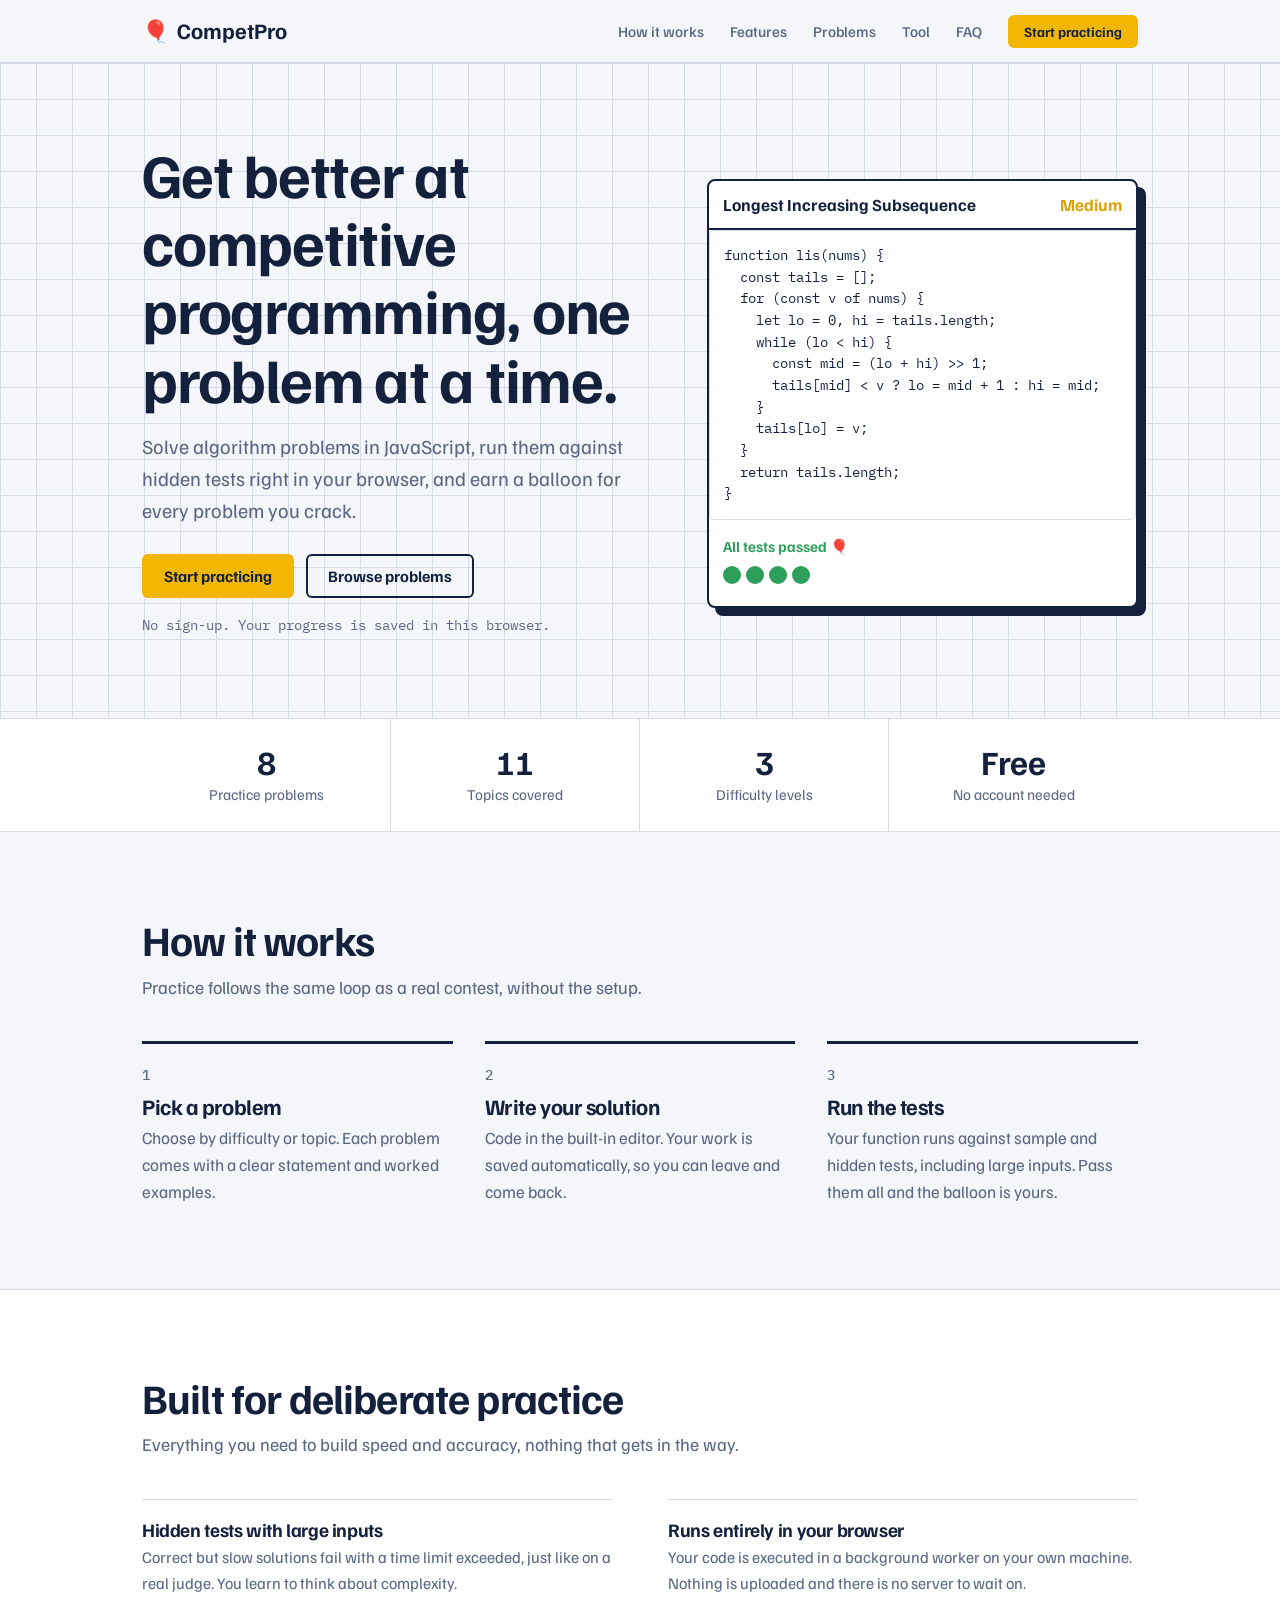
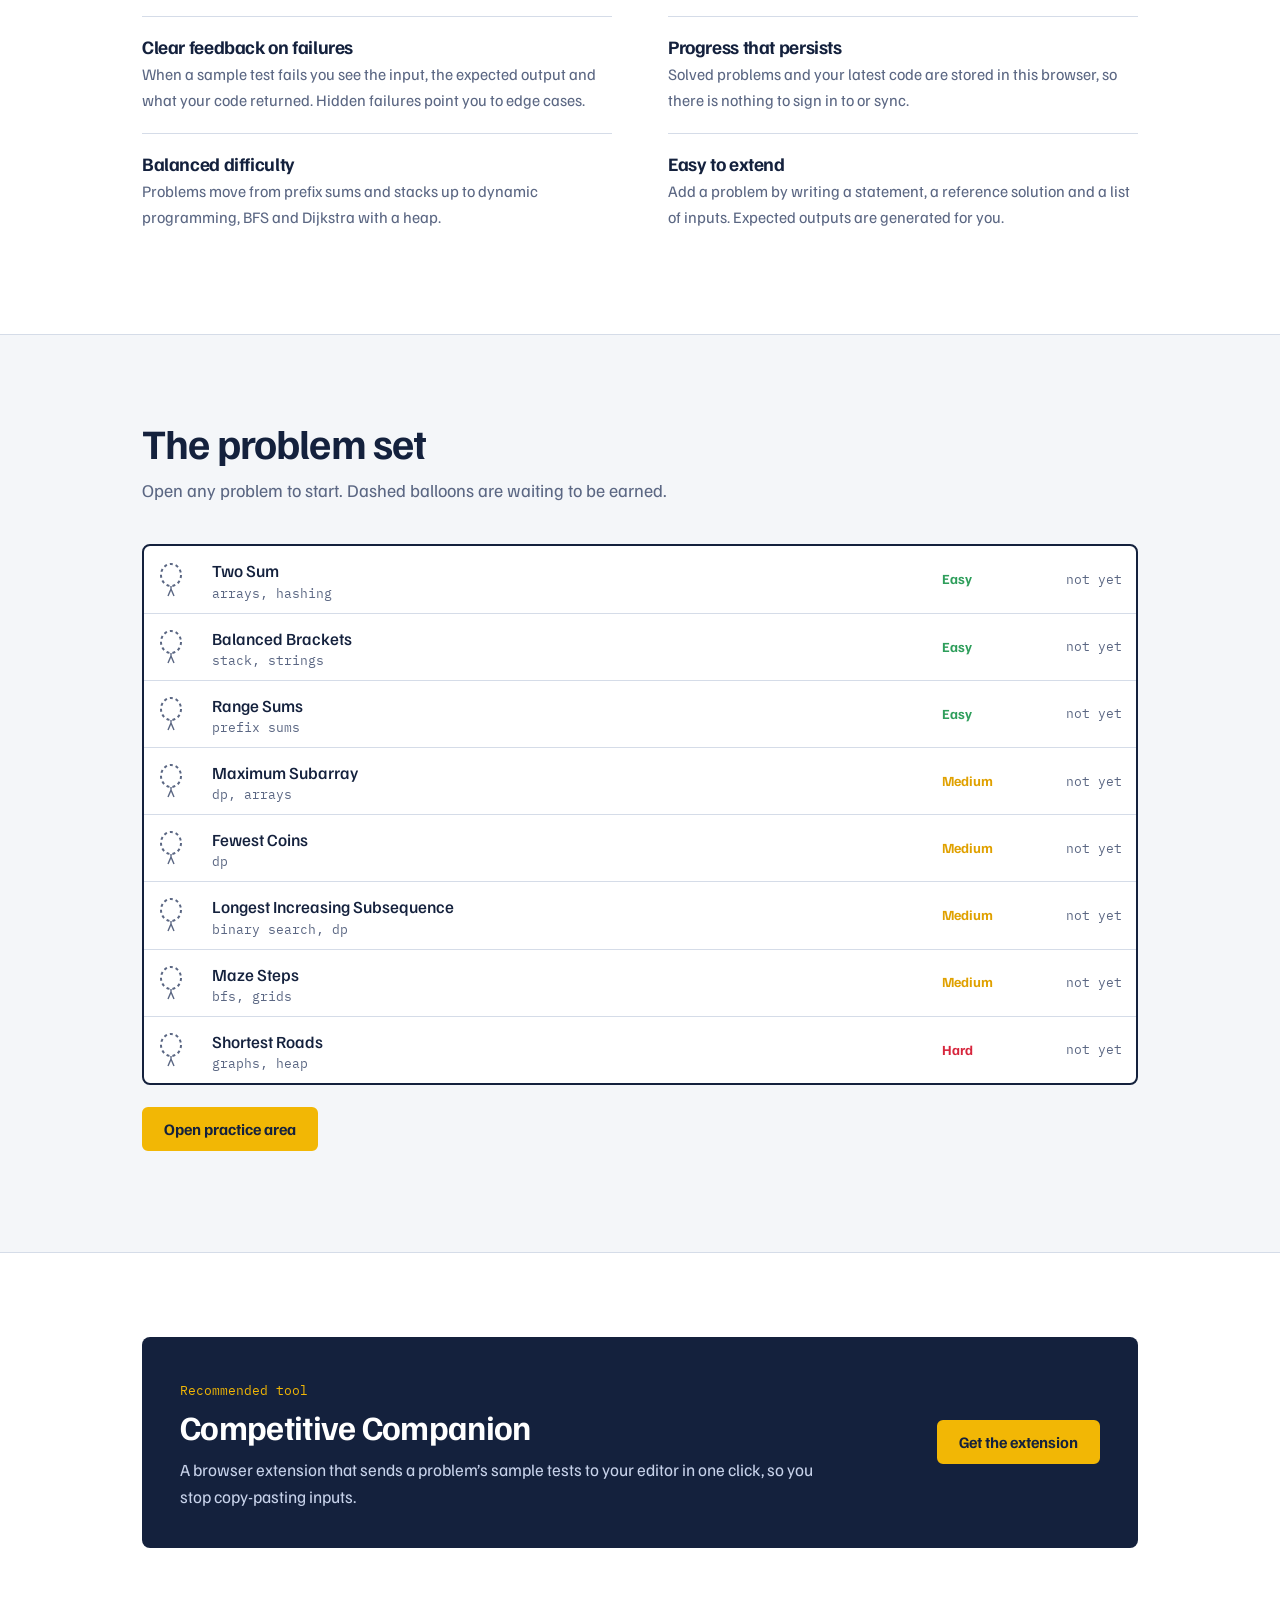
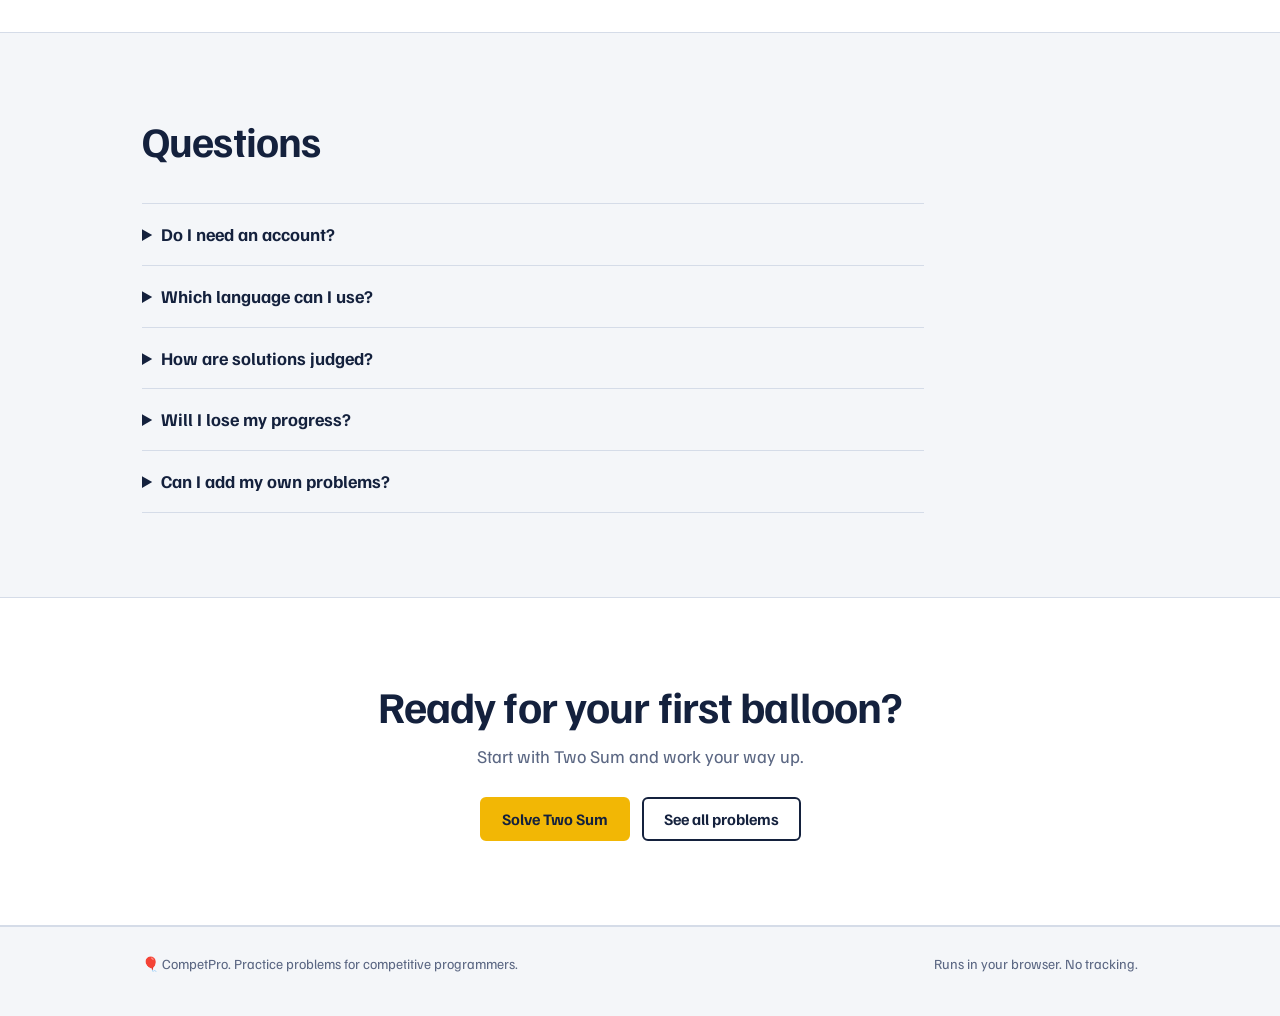
<file: index.html>
<!DOCTYPE html>
<html lang="en">
<head>
<meta charset="utf-8">
<meta name="viewport" content="width=device-width, initial-scale=1">
<title>CompetPro – practice competitive programming in your browser</title>
<meta name="description" content="Free competitive programming practice. Solve algorithm problems in JavaScript, run them against hidden tests in your browser, and earn a balloon for every solve.">
<link rel="icon" href="data:image/svg+xml,<svg xmlns=%27http://www.w3.org/2000/svg%27 viewBox=%270 0 100 100%27><text y=%27.9em%27 font-size=%2790%27>🎈</text></svg>">
<link rel="preconnect" href="https://fonts.googleapis.com">
<link rel="preconnect" href="https://fonts.gstatic.com" crossorigin>
<link href="https://fonts.googleapis.com/css2?family=Familjen+Grotesk:wght@400;500;700&family=IBM+Plex+Mono:wght@400;500&display=swap" rel="stylesheet">
<link rel="stylesheet" href="css/styles.css">
</head>
<body>

<nav class="nav">
  <div class="wrap">
    <a class="brand" href="index.html"><span aria-hidden="true">🎈</span> CompetPro</a>
    <a class="l" href="#how">How it works</a>
    <a class="l" href="#features">Features</a>
    <a class="l" href="#problems">Problems</a>
    <a class="l" href="#tool">Tool</a>
    <a class="l" href="#faq">FAQ</a>
    <a class="btn sm" href="practice.html">Start practicing</a>
  </div>
</nav>

<header class="hero">
  <div class="wrap">
    <div>
      <h1>Get better at competitive programming, one problem at a time.</h1>
      <p class="lede">Solve algorithm problems in JavaScript, run them against hidden tests right in your browser, and earn a balloon for every problem you crack.</p>
      <div class="cta">
        <a class="btn" href="practice.html">Start practicing</a>
        <a class="btn alt" href="#problems">Browse problems</a>
      </div>
      <p class="fine" id="progress">No sign-up. Your progress is saved in this browser.</p>
    </div>
    <div class="mock" aria-hidden="true">
      <div class="top"><span>Longest Increasing Subsequence</span><span style="color:var(--med)">Medium</span></div>
<pre>function lis(nums) {
  const tails = [];
  for (const v of nums) {
    let lo = 0, hi = tails.length;
    while (lo &lt; hi) {
      const mid = (lo + hi) &gt;&gt; 1;
      tails[mid] &lt; v ? lo = mid + 1 : hi = mid;
    }
    tails[lo] = v;
  }
  return tails.length;
}</pre>
      <div class="out"><span class="win">All tests passed</span> 🎈<div class="dots"><i class="ok"></i><i class="ok"></i><i class="ok"></i><i class="ok"></i></div></div>
    </div>
  </div>
</header>

<div class="stats">
  <div class="wrap">
    <div class="stat"><b id="n-problems">8</b><span>Practice problems</span></div>
    <div class="stat"><b id="n-topics">10</b><span>Topics covered</span></div>
    <div class="stat"><b>3</b><span>Difficulty levels</span></div>
    <div class="stat"><b>Free</b><span>No account needed</span></div>
  </div>
</div>

<section class="s" id="how">
  <div class="wrap">
    <div class="head"><h2>How it works</h2><p>Practice follows the same loop as a real contest, without the setup.</p></div>
    <ol class="steps">
      <li><h3>Pick a problem</h3><p>Choose by difficulty or topic. Each problem comes with a clear statement and worked examples.</p></li>
      <li><h3>Write your solution</h3><p>Code in the built-in editor. Your work is saved automatically, so you can leave and come back.</p></li>
      <li><h3>Run the tests</h3><p>Your function runs against sample and hidden tests, including large inputs. Pass them all and the balloon is yours.</p></li>
    </ol>
  </div>
</section>

<section class="s alt" id="features">
  <div class="wrap">
    <div class="head"><h2>Built for deliberate practice</h2><p>Everything you need to build speed and accuracy, nothing that gets in the way.</p></div>
    <div class="feat">
      <div><h3>Hidden tests with large inputs</h3><p>Correct but slow solutions fail with a time limit exceeded, just like on a real judge. You learn to think about complexity.</p></div>
      <div><h3>Runs entirely in your browser</h3><p>Your code is executed in a background worker on your own machine. Nothing is uploaded and there is no server to wait on.</p></div>
      <div><h3>Clear feedback on failures</h3><p>When a sample test fails you see the input, the expected output and what your code returned. Hidden failures point you to edge cases.</p></div>
      <div><h3>Progress that persists</h3><p>Solved problems and your latest code are stored in this browser, so there is nothing to sign in to or sync.</p></div>
      <div><h3>Balanced difficulty</h3><p>Problems move from prefix sums and stacks up to dynamic programming, BFS and Dijkstra with a heap.</p></div>
      <div><h3>Easy to extend</h3><p>Add a problem by writing a statement, a reference solution and a list of inputs. Expected outputs are generated for you.</p></div>
    </div>
  </div>
</section>

<section class="s" id="problems">
  <div class="wrap">
    <div class="head"><h2>The problem set</h2><p>Open any problem to start. Dashed balloons are waiting to be earned.</p></div>
    <div class="board" id="preview" aria-label="Problem list"></div>
    <p style="margin-top:22px"><a class="btn" href="practice.html">Open practice area</a></p>
  </div>
</section>

<section class="s alt" id="tool">
  <div class="wrap">
    <div class="tools">
      <div>
        <small>Recommended tool</small>
        <h2 data-tool="name">Competitive Companion</h2>
        <p data-tool="line"></p>
      </div>
      <a class="btn" data-tool="url" target="_blank" rel="noopener"><span data-tool="cta">Get the extension</span></a>
    </div>
  </div>
</section>

<section class="s" id="faq">
  <div class="wrap">
    <div class="head"><h2>Questions</h2></div>
    <div class="faq">
      <details><summary>Do I need an account?</summary><p>No. There is nothing to sign up for. Your solved problems and saved code live in your browser's local storage.</p></details>
      <details><summary>Which language can I use?</summary><p>JavaScript. You write a single function, such as <code>twoSum(nums, target)</code>, and the runner calls it with each test input.</p></details>
      <details><summary>How are solutions judged?</summary><p>The returned value is compared with the expected output for every test. If your code runs longer than four seconds on the full set, the run ends with a time limit exceeded.</p></details>
      <details><summary>Will I lose my progress?</summary><p>Progress is stored per browser and device. Clearing site data, or switching browsers, starts you fresh.</p></details>
      <details><summary>Can I add my own problems?</summary><p>Yes. Open <code>js/problems.js</code> and add an entry with a title, statement, starter code, reference solution and test inputs.</p></details>
    </div>
  </div>
</section>

<section class="final s alt">
  <div class="wrap">
    <h2>Ready for your first balloon?</h2>
    <p>Start with Two Sum and work your way up.</p>
    <div class="cta"><a class="btn" href="practice.html#/p/two-sum">Solve Two Sum</a><a class="btn alt" href="practice.html">See all problems</a></div>
  </div>
</section>

<footer class="foot"><div class="wrap"><span>🎈 CompetPro. Practice problems for competitive programmers.</span><span>Runs in your browser. No tracking.</span></div></footer>

<script src="js/common.js"></script>
<script src="js/problems.js"></script>
<script src="js/landing.js"></script>
</body>
</html>
</file>
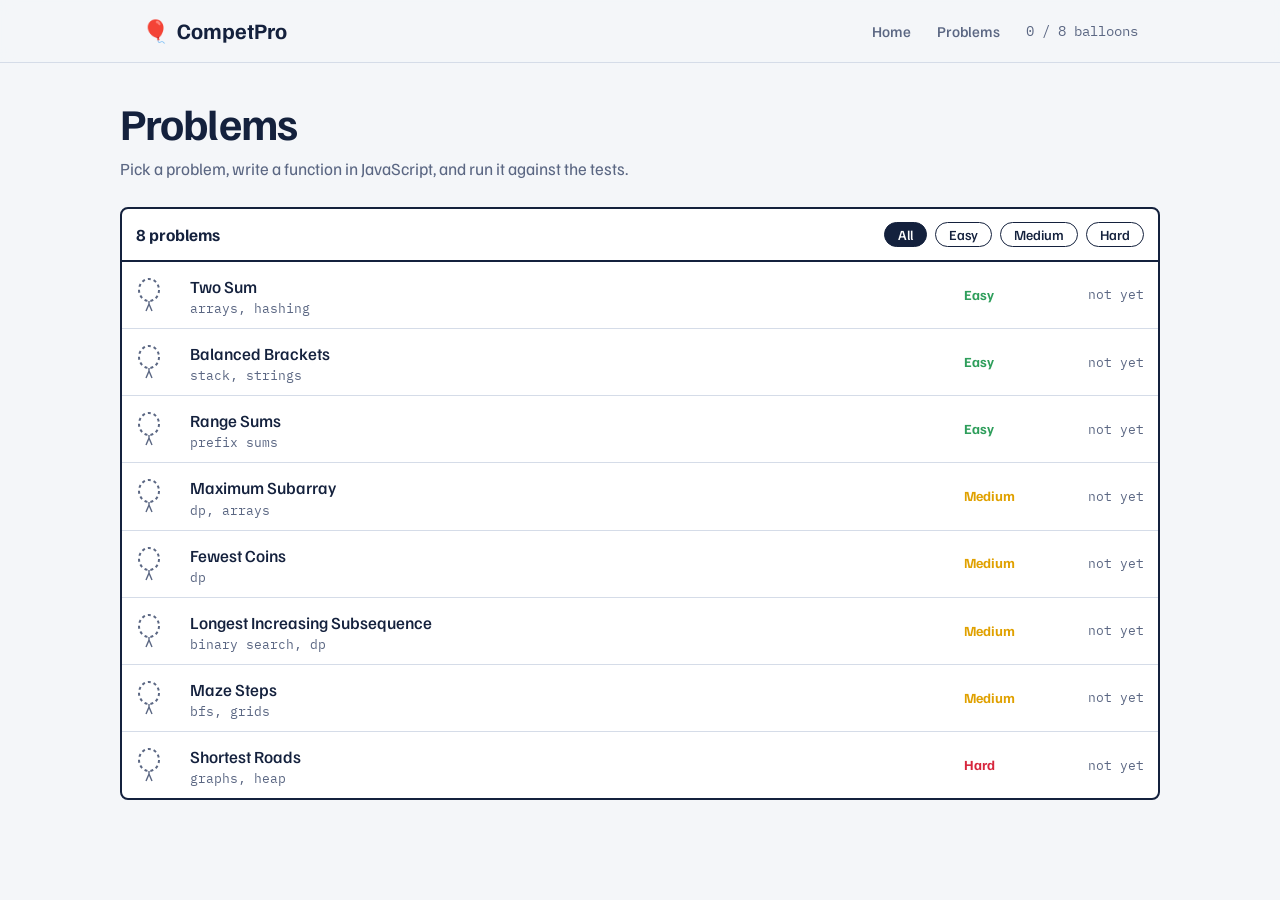
<file: practice.html>
<!DOCTYPE html>
<html lang="en">
<head>
<meta charset="utf-8">
<meta name="viewport" content="width=device-width, initial-scale=1">
<title>Problems – CompetPro</title>
<link rel="icon" href="data:image/svg+xml,<svg xmlns=%27http://www.w3.org/2000/svg%27 viewBox=%270 0 100 100%27><text y=%27.9em%27 font-size=%2790%27>🎈</text></svg>">
<link rel="preconnect" href="https://fonts.googleapis.com">
<link rel="preconnect" href="https://fonts.gstatic.com" crossorigin>
<link href="https://fonts.googleapis.com/css2?family=Familjen+Grotesk:wght@400;500;700&family=IBM+Plex+Mono:wght@400;500&display=swap" rel="stylesheet">
<link rel="stylesheet" href="css/styles.css">
</head>
<body>
<nav class="nav">
  <div class="wrap">
    <a class="brand" href="index.html"><span aria-hidden="true">🎈</span> CompetPro</a>
    <a class="l" href="index.html">Home</a>
    <a class="l" href="#/">Problems</a>
    <span class="score" id="score"></span>
  </div>
</nav>
<main class="wrap page" id="app"></main>
<script src="js/common.js"></script>
<script src="js/problems.js"></script>
<script src="js/app.js"></script>
</body>
</html>
</file>
<file: css/styles.css>
:root{--paper:#f4f6f9;--card:#fff;--ink:#14213d;--mute:#5b6783;--line:#d5dce8;--blue:#1b6ca8;--gold:#f2b705;--easy:#2e9e5b;--med:#e0a100;--hard:#d7263d;
--sans:'Familjen Grotesk',system-ui,sans-serif;--mono:'IBM Plex Mono',ui-monospace,Menlo,Consolas,monospace}
@media(prefers-color-scheme:dark){:root{--paper:#0e1526;--card:#16203a;--ink:#e8edf7;--mute:#9aa7c4;--line:#2b3a5e;--blue:#5cb0ea}}
*{box-sizing:border-box}
html{background:var(--paper);scroll-behavior:smooth;scroll-padding-top:70px}
body{margin:0;font:17px/1.6 var(--sans);color:var(--ink)}
a{color:var(--blue)}
:focus-visible{outline:3px solid var(--blue);outline-offset:2px}
.wrap{max-width:1040px;margin:0 auto;padding:0 22px}
code,pre{font-family:var(--mono);font-size:14px}
h1,h2,h3{line-height:1.1;letter-spacing:-.02em;margin:0}

/* nav */
.nav{position:sticky;top:0;z-index:5;background:color-mix(in srgb,var(--paper) 92%,transparent);backdrop-filter:blur(8px);border-bottom:1px solid var(--line)}
.nav .wrap{display:flex;align-items:center;gap:26px;height:62px}
.brand{font-weight:700;font-size:22px;color:var(--ink);text-decoration:none;display:flex;gap:8px;align-items:center;margin-right:auto}
.nav a.l{color:var(--mute);text-decoration:none;font-size:15px;font-weight:500}
.nav a.l:hover{color:var(--ink)}
.score{font:14px var(--mono);color:var(--mute)}
.btn{display:inline-block;font:700 16px var(--sans);background:var(--gold);color:#14213d;border:2px solid var(--gold);border-radius:6px;padding:10px 20px;cursor:pointer;text-decoration:none;white-space:nowrap}
.btn:hover{filter:brightness(.95)}
.btn.alt{background:transparent;color:var(--ink);border-color:var(--ink)}
.btn.sm{padding:6px 14px;font-size:14px}
.btn:disabled{opacity:.6;cursor:wait}

/* landing */
.hero{padding:76px 0 70px;background-image:linear-gradient(var(--line) 1px,transparent 1px),linear-gradient(90deg,var(--line) 1px,transparent 1px);background-size:36px 36px;border-bottom:1px solid var(--line)}
.hero .wrap{display:grid;grid-template-columns:minmax(0,6fr) minmax(0,5fr);gap:48px;align-items:center}
.hero h1{font-size:clamp(38px,6vw,62px);margin-bottom:18px}
.hero p.lede{font-size:20px;color:var(--mute);margin:0 0 28px;max-width:30em}
.cta{display:flex;gap:12px;flex-wrap:wrap}
.fine{margin-top:18px;font:14px var(--mono);color:var(--mute)}
.mock{background:var(--card);border:2px solid var(--ink);border-radius:8px;box-shadow:8px 8px 0 var(--ink);overflow:hidden}
.mock .top{display:flex;justify-content:space-between;padding:10px 14px;border-bottom:2px solid var(--ink);font-weight:700}
.mock pre{margin:0;padding:14px;line-height:1.55;border-bottom:1px solid var(--line);overflow-x:auto}
.mock .out{padding:14px;font-size:15px}
.stats{border-bottom:1px solid var(--line);background:var(--card)}
.stats .wrap{display:grid;grid-template-columns:repeat(4,1fr)}
.stat{padding:24px 0;text-align:center;border-right:1px solid var(--line)}
.stat:last-child{border:0}
.stat b{display:block;font-size:34px;line-height:1.1}
.stat span{color:var(--mute);font-size:15px}
section.s{padding:84px 0}
section.s.alt{background:var(--card);border-block:1px solid var(--line)}
.head{max-width:36em;margin-bottom:40px}
.head h2{font-size:clamp(30px,4vw,42px);margin-bottom:10px}
.head p{color:var(--mute);margin:0;font-size:18px}
.steps{display:grid;grid-template-columns:repeat(3,1fr);gap:32px;counter-reset:s;padding:0;list-style:none;margin:0}
.steps li{counter-increment:s;border-top:3px solid var(--ink);padding-top:16px}
.steps li::before{content:counter(s);font:500 14px var(--mono);color:var(--mute)}
.steps h3{font-size:22px;margin:6px 0}
.steps p{margin:0;color:var(--mute)}
.feat{display:grid;grid-template-columns:1fr 1fr;gap:0 56px}
.feat div{padding:20px 0;border-top:1px solid var(--line)}
.feat h3{font-size:19px;margin-bottom:4px}
.feat p{margin:0;color:var(--mute);font-size:16px}
.tools{display:grid;grid-template-columns:minmax(0,1fr) auto;gap:28px;align-items:center;background:var(--ink);color:#fff;border-radius:8px;padding:38px}
.tools small{font:13px var(--mono);color:var(--gold)}
.tools h2{font-size:34px;margin:6px 0 10px}
.tools p{margin:0;color:#c7d2ea;max-width:38em}
.faq{max-width:46em}
.faq details{border-top:1px solid var(--line);padding:16px 0}
.faq details:last-child{border-bottom:1px solid var(--line)}
.faq summary{font-weight:700;font-size:18px;cursor:pointer}
.faq p{margin:10px 0 0;color:var(--mute)}
.final{text-align:center;padding:84px 0}
.final h2{font-size:clamp(30px,4vw,44px);margin-bottom:12px}
.final p{color:var(--mute);margin:0 0 26px;font-size:18px}
.final .cta{justify-content:center}
.foot{border-top:1px solid var(--line);padding:26px 0 40px;color:var(--mute);font-size:14px}
.foot .wrap{display:flex;justify-content:space-between;flex-wrap:wrap;gap:10px}

/* problem list + practice */
.board{background:var(--card);border:2px solid var(--ink);border-radius:8px;overflow:hidden}
.bar{display:flex;gap:8px;flex-wrap:wrap;padding:12px 14px;border-bottom:2px solid var(--ink);align-items:center}
.bar b{margin-right:auto}
.chip{font:500 14px var(--sans);border:1.5px solid var(--ink);background:transparent;color:var(--ink);border-radius:99px;padding:3px 13px;cursor:pointer}
.chip[aria-pressed=true]{background:var(--ink);color:var(--card)}
.row{display:grid;grid-template-columns:44px 1fr 90px 80px;gap:10px;align-items:center;padding:11px 14px;border-bottom:1px solid var(--line);color:inherit;text-decoration:none}
.row:last-child{border:0}
.row:hover{background:color-mix(in srgb,var(--blue) 9%,transparent)}
.row .t{font-weight:500;display:block}.row .tags{display:block;font:13px var(--mono);color:var(--mute)}
.d{font-weight:700;font-size:14px}
.st{font:13px var(--mono);color:var(--mute);text-align:right}
.page{padding:36px 0 60px}
.page h1{font-size:clamp(32px,5vw,44px);margin-bottom:8px}
.page .lede{color:var(--mute);margin:0 0 24px}
.prob{display:grid;grid-template-columns:minmax(0,5fr) minmax(0,6fr);gap:28px;align-items:start}
.prob h2{font-size:34px;margin:8px 0 10px}
pre{background:var(--card);border:1px solid var(--line);border-radius:5px;padding:10px 12px;overflow-x:auto;margin:6px 0 12px}
.side{border-left:4px solid var(--gold);padding:4px 14px;margin-top:22px;font-size:15px;color:var(--mute)}
textarea{width:100%;height:340px;font:14px/1.5 var(--mono);background:var(--card);color:var(--ink);border:2px solid var(--ink);border-radius:6px;padding:12px;resize:vertical;tab-size:2}
.acts{display:flex;gap:10px;margin:10px 0;flex-wrap:wrap}
.res{background:var(--card);border:2px solid var(--ink);border-radius:6px;padding:12px 14px;min-height:56px;font-size:15px}
.dots{display:flex;gap:5px;flex-wrap:wrap;margin:8px 0}
.dots i{width:18px;height:18px;border-radius:50%;display:block}
.ok{background:var(--easy)}.no{background:var(--hard)}
.win{font-weight:700;color:var(--easy)}.lose{font-weight:700;color:var(--hard)}
.back{font-size:15px;margin:0 0 6px}

@media(max-width:820px){
 .hero .wrap,.prob,.tools,.feat,.steps{grid-template-columns:1fr}
 .hero{padding:48px 0}.stats .wrap{grid-template-columns:1fr 1fr}.stat:nth-child(2){border-right:0}
 .nav a.l{display:none}.row{grid-template-columns:36px 1fr 70px}.row .st{display:none}
 section.s{padding:56px 0}.mock{box-shadow:5px 5px 0 var(--ink)}
}
@media(prefers-reduced-motion:no-preference){.pop{animation:pop .5s cubic-bezier(.3,1.6,.5,1)}@keyframes pop{from{transform:scale(0)}}}
@media(prefers-reduced-motion:reduce){html{scroll-behavior:auto}}
</file>
